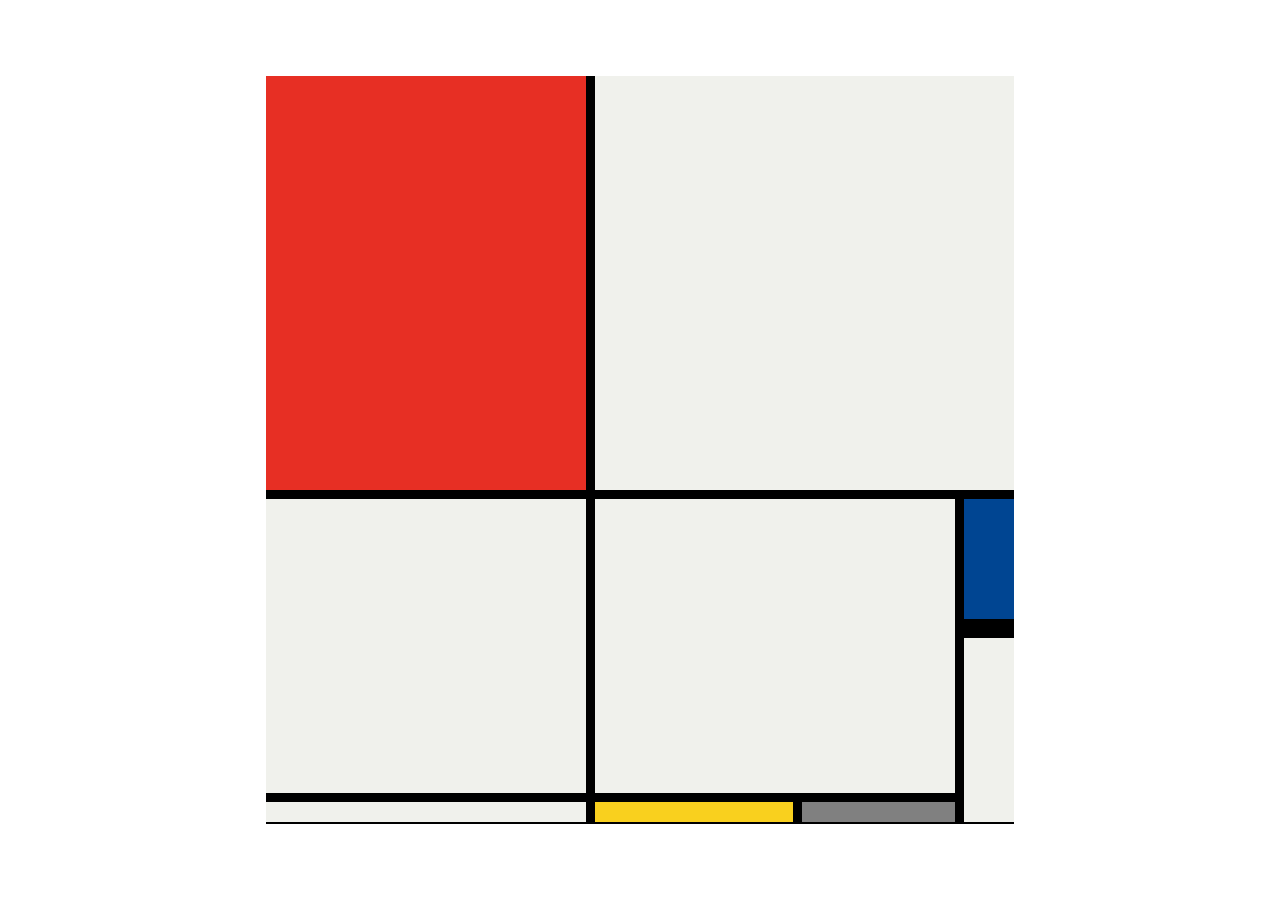
<file: 10.3+Mondrian+Project/mondrian.html>
<!DOCTYPE html>
<html lang="en">

<head>
  <meta charset="UTF-8">
  <meta name="viewport" content="width=device-width, initial-scale=1.0">
  <title>Mondrian Project</title>
  <style>
    body {
      display: flex;
      justify-content: center;
      align-items: center;
      height: 100vh;
      margin: 0;
      padding: 0;
    }
    .container{
      width: 748px;
      height: 748px;
      background-color: black;
      display: grid;
      grid-template-columns: 320px 198px 153px 50px;
      grid-template-rows: 414px 130px 155px 20px  ;
      grid-auto-rows: 50px;
      gap: 9px;
    }
    .item{
      background-color: #F0F1EC;

    }
    .red{
      background-color: #E72F24 ;
    }
    .white{
      background-color: #F0F1EC;
    }
    .blue{
      background-color:#004592 ;
      border-bottom: 10px solid #000;

    }
    .yellow{
      background-color: #F9D01E;
    }
    .grey{
      background-color: gray;
    }

    .big_white{
      grid-column: span 3;
    }
    .white1{
      grid-row: span 2;
    }
    .white2{
      grid-column: span 2;
      grid-row: span 2;
    }
    .vertical_white
    {
      grid-row: span 2;
    }
   

    /* 
    Write your CSS here 
    Gap Colour: #000
    White: #F0F1EC
    Red: #E72F24
    Black: #232629
    Blue: #004592
    Yellow: #F9D01E

    For dimensions, see dimensions.png image.
    HINT: Remember you can't change the properties of grid lines.
    But grid lines are transparent!
    */
    
  </style>
</head>

<body>
  <div class="container">
    <div class="item red"></div>
    <div class="item big_white white "></div>
    <div class="item white1 white"></div>
    <div class="item white2 white"></div>
    <div class="item blue"></div>
    <div class="item vertical_white white"></div>
    <div class="item thin_white white"></div>
    <div class="item yellow"></div>
    <div class="item grey"></div>

  </div>
</body>

</html>
</file>
